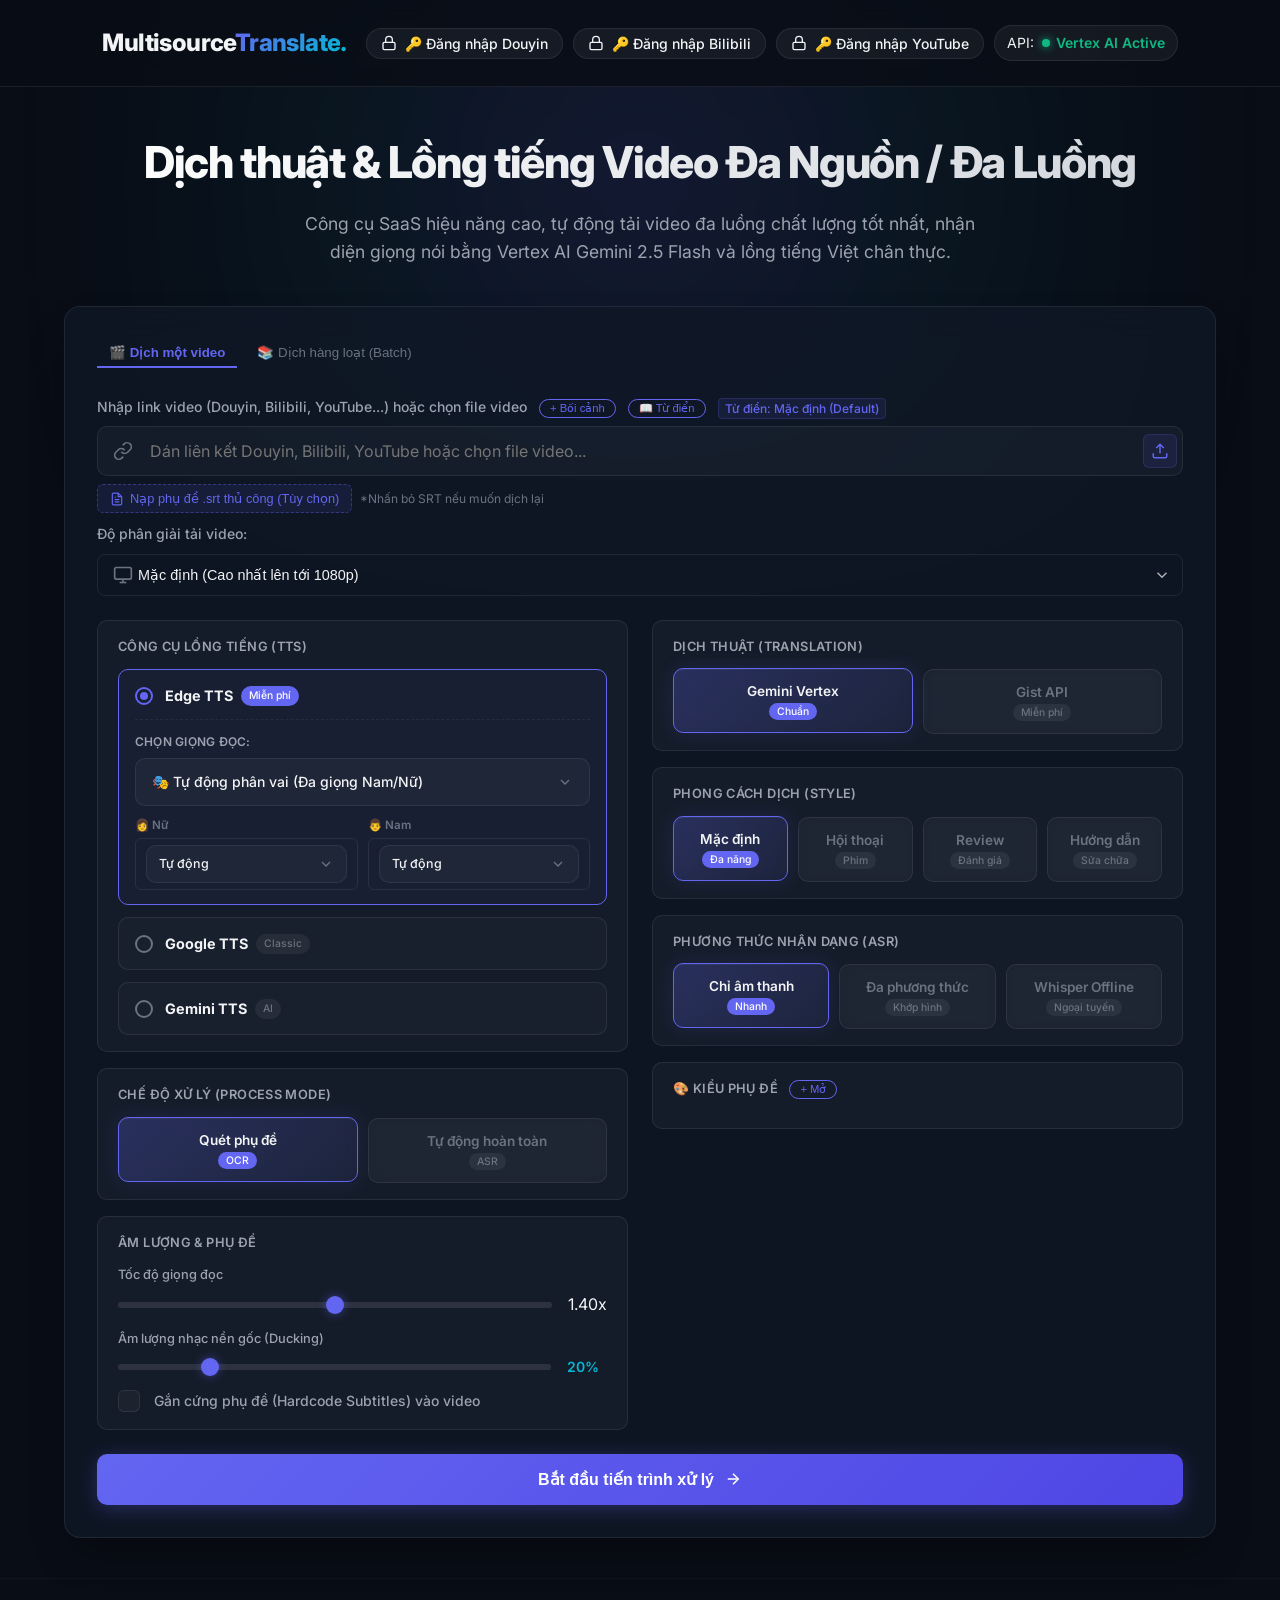
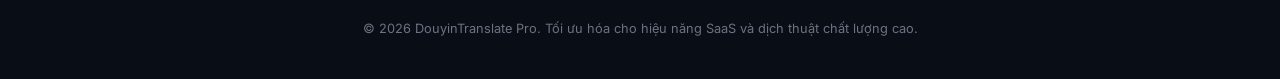
<file: static/index.html>
<!DOCTYPE html>
<html lang="vi">

<head>
    <meta charset="UTF-8">
    <meta name="viewport" content="width=device-width, initial-scale=1.0">
    <title>MultisourceTranslate - SaaS Dịch Thuật Video Đa Nguồn / Đa Luồng Chuyên Nghiệp</title>
    <!-- Google Fonts Inter & JetBrains Mono for Console -->
    <link rel="preconnect" href="https://fonts.googleapis.com">
    <link rel="preconnect" href="https://fonts.gstatic.com" crossorigin>
    <link
        href="https://fonts.googleapis.com/css2?family=Inter:wght@300;400;500;600;700;800&family=JetBrains+Mono:wght@400;500&display=swap"
        rel="stylesheet">
    <link rel="stylesheet" href="style.css?v=1.4">
</head>

<body>
    <div class="glow-bg"></div>

    <header class="app-header">
        <div class="logo">
            <span>Multisource</span><span class="accent-text">Translate</span><span class="dot">.</span>
        </div>
        <nav class="app-nav" style="display: flex; gap: 10px; align-items: center;">
            <button id="btnGetCookieDouyin" class="btn-cookie">
                <svg viewBox="0 0 24 24" fill="none" stroke="currentColor" stroke-width="2" class="cookie-icon"
                    style="width: 16px; height: 16px;">
                    <rect x="3" y="11" width="18" height="11" rx="2" ry="2"></rect>
                    <path d="M7 11V7a5 5 0 0 1 10 0v4"></path>
                </svg>
                <span>🔑 Đăng nhập Douyin</span>
            </button>
            <button id="btnGetCookieBilibili" class="btn-cookie">
                <svg viewBox="0 0 24 24" fill="none" stroke="currentColor" stroke-width="2" class="cookie-icon"
                    style="width: 16px; height: 16px;">
                    <rect x="3" y="11" width="18" height="11" rx="2" ry="2"></rect>
                    <path d="M7 11V7a5 5 0 0 1 10 0v4"></path>
                </svg>
                <span>🔑 Đăng nhập Bilibili</span>
            </button>
            <button id="btnGetCookieYoutube" class="btn-cookie">
                <svg viewBox="0 0 24 24" fill="none" stroke="currentColor" stroke-width="2" class="cookie-icon"
                    style="width: 16px; height: 16px;">
                    <rect x="3" y="11" width="18" height="11" rx="2" ry="2"></rect>
                    <path d="M7 11V7a5 5 0 0 1 10 0v4"></path>
                </svg>
                <span>🔑 Đăng nhập YouTube</span>
            </button>
            <span class="nav-status">API: <span class="api-ok">Vertex AI Active</span></span>
        </nav>
    </header>

    <main class="app-container">
        <!-- Hero Section -->
        <section class="hero-section">
            <h1 class="hero-title">Dịch thuật & Lồng tiếng Video Đa Nguồn / Đa Luồng</h1>
            <p class="hero-subtitle">Công cụ SaaS hiệu năng cao, tự động tải video đa luồng chất lượng tốt nhất, nhận diện
                giọng nói bằng Vertex AI Gemini 2.5 Flash và lồng tiếng Việt chân thực.</p>
        </section>

        <!-- Input and Settings Form -->
        <section class="card form-card">
            <form id="translateForm">
                <!-- Mode Selector Tabs -->
                <div class="mode-selector-tabs" style="display: flex; gap: 8px; margin-bottom: 16px; border-bottom: 1px solid var(--border); padding-bottom: 12px;">
                    <button type="button" id="tabModeSingle" class="tab-btn active" style="background: none; border: none; color: var(--accent); font-weight: 600; padding: 6px 12px; border-bottom: 2px solid var(--accent); cursor: pointer;">🎬 Dịch một video</button>
                    <button type="button" id="tabModeBatch" class="tab-btn" style="background: none; border: none; color: var(--text-muted); font-weight: 500; padding: 6px 12px; border-bottom: 2px solid transparent; cursor: pointer;">📚 Dịch hàng loạt (Batch)</button>
                </div>
                <!-- Top: URL + Context (Full Width) -->
                <div class="url-input-container">
                    <div class="input-group" style="margin-bottom: 0;">
                        <label for="videoUrl" class="input-label" id="urlInputLabel">
                            Nhập link video (Douyin, Bilibili, YouTube...) hoặc chọn file video
                            <button type="button" id="btnToggleContext" class="btn-mini-toggle"
                                title="Thêm bối cảnh để AI dịch chuẩn hơn">+ Bối cảnh</button>
                            <button type="button" id="btnOpenGlossaryModal" class="btn-mini-toggle" style="margin-left: 8px;"
                                title="Chỉnh sửa từ điển dịch thuật (Glossary)">📖 Từ điển</button>
                            <span id="activeGlossaryBadge" class="active-glossary-badge" style="margin-left: 8px; font-size: 0.75rem; color: var(--accent); background: rgba(99, 102, 241, 0.1); padding: 2px 6px; border-radius: 4px; border: 1px solid rgba(99, 102, 241, 0.2); vertical-align: middle;">Từ điển: Mặc định</span>
                        </label>
                        <div class="input-wrapper" id="mainInputWrapper">
                            <svg class="input-icon" viewBox="0 0 24 24" fill="none" stroke="currentColor"
                                stroke-width="2">
                                <path d="M10 13a5 5 0 0 0 7.54.54l3-3a5 5 0 0 0-7.07-7.07l-1.72 1.71"></path>
                                <path d="M14 11a5 5 0 0 0-7.54-.54l-3 3a5 5 0 0 0 7.07 7.07l1.71-1.71"></path>
                            </svg>
                            <input type="text" id="videoUrl" placeholder="Dán liên kết Douyin, Bilibili, YouTube hoặc chọn file video..."
                                required>
                            <textarea id="videoUrls" class="hidden" placeholder="Dán danh sách liên kết video (mỗi liên kết một dòng)...&#10;Ví dụ:&#10;https://www.youtube.com/watch?v=123&#10;https://www.bilibili.com/video/BV456" rows="4" style="width: 100%; background: var(--bg-card); color: var(--text); border: 1px solid var(--border); border-radius: 8px; padding: 12px 12px 12px 42px; font-family: monospace; font-size: 0.9rem; resize: vertical; box-sizing: border-box; outline: none; transition: border-color 0.2s; display: none;"></textarea>
                            <button type="button" id="btnImportFile" class="btn-import-file"
                                title="Chọn file video từ máy tính">
                                <svg viewBox="0 0 24 24" fill="none" stroke="currentColor" stroke-width="2"
                                    style="width:18px;height:18px;">
                                    <path d="M21 15v4a2 2 0 0 1-2 2H5a2 2 0 0 1-2-2v-4"></path>
                                    <polyline points="17 8 12 3 7 8"></polyline>
                                    <line x1="12" y1="3" x2="12" y2="15"></line>
                                </svg>
                            </button>
                            <input type="file" id="videoFileInput"
                                accept="video/mp4,video/quicktime,video/x-msvideo,video/x-matroska,video/webm,video/x-flv,video/x-ms-wmv"
                                multiple hidden>
                        </div>
                        <div id="fileSelectedBadge" class="file-selected-badge hidden">
                            <span class="file-badge-name" id="selectedFileName"></span>
                            <button type="button" class="file-badge-remove" id="fileRemoveBtn"
                                title="Xoá file">&times;</button>
                        </div>
                        <!-- Badge file phụ đề SRT được nạp/phát hiện -->
                        <div id="srtSelectedBadge" class="file-selected-badge hidden" style="background: rgba(16, 185, 129, 0.1); border: 2px solid rgba(16, 185, 129, 0.4); color: #10B981; margin-top: 6px; display: inline-flex; align-items: center; justify-content: space-between; border-radius: 8px; padding: 6px 12px; font-size: 0.85rem; width: fit-content; max-width: 100%; gap: 8px;">
                            <span class="file-badge-name" id="selectedSrtName" style="max-width: 250px; overflow: hidden; text-overflow: ellipsis; white-space: nowrap; font-weight: 500;"></span>
                            <button type="button" class="file-badge-remove" id="srtRemoveBtn" title="Bỏ file SRT" style="background: none; border: none; color: inherit; font-size: 1.2rem; line-height: 1; cursor: pointer; padding: 0 4px; font-weight: bold;">&times;</button>
                        </div>
                        <!-- Nút nạp SRT thủ công -->
                        <div id="srtUploadContainer" style="margin-top: 8px; display: flex; gap: 8px; align-items: center;">
                            <button type="button" id="btnSelectSrtManual" style="padding: 6px 12px; font-size: 0.8rem; background: rgba(99, 102, 241, 0.1); border: 1px dashed rgba(99, 102, 241, 0.4); border-radius: 6px; color: var(--accent); cursor: pointer; display: flex; align-items: center; gap: 6px;" title="Chọn file phụ đề dịch sẵn .srt">
                                <svg viewBox="0 0 24 24" fill="none" stroke="currentColor" stroke-width="2" style="width:14px;height:14px;">
                                    <path d="M14 2H6a2 2 0 0 0-2 2v16a2 2 0 0 0 2 2h12a2 2 0 0 0 2-2V8z"></path>
                                    <polyline points="14 2 14 8 20 8"></polyline>
                                    <line x1="16" y1="13" x2="8" y2="13"></line>
                                    <line x1="16" y1="17" x2="8" y2="17"></line>
                                    <polyline points="10 9 9 9 8 9"></polyline>
                                </svg>
                                Nạp phụ đề .srt thủ công (Tùy chọn)
                            </button>
                            <input type="file" id="srtFileInput" accept=".srt" hidden>
                            <span style="font-size: 0.75rem; color: var(--text-muted);">*Nhấn bỏ SRT nếu muốn dịch lại</span>
                        </div>
                    </div>
                    <div class="input-group" id="contextGroup" style="display:none; margin-top: 8px;">
                        <div class="input-wrapper">
                            <svg class="input-icon" viewBox="0 0 24 24" fill="none" stroke="currentColor"
                                stroke-width="2">
                                <path d="M4 19.5A2.5 2.5 0 0 1 6.5 17H20"></path>
                                <path d="M6.5 2H20v20H6.5A2.5 2.5 0 0 1 4 19.5v-15A2.5 2.5 0 0 1 6.5 2z"></path>
                            </svg>
                            <input type="text" id="videoContext"
                                placeholder="vd: Phim Tây Du Ký có Natra (Ngao Quảng), Tôn Ngộ Không...">
                        </div>
                    </div>
                    <div class="input-group" id="resolutionGroup" style="margin-top: 10px;">
                        <label for="videoResolution" class="input-label">
                            Độ phân giải tải video:
                            <span id="resolutionScanStatus" style="margin-left: 8px; font-size: 0.75rem; color: var(--accent); display: none;">🔄 Đang quét độ phân giải...</span>
                        </label>
                        <div class="input-wrapper">
                            <svg class="input-icon" viewBox="0 0 24 24" fill="none" stroke="currentColor" stroke-width="2">
                                <rect x="2" y="3" width="20" height="14" rx="2" ry="2"></rect>
                                <line x1="8" y1="21" x2="16" y2="21"></line>
                                <line x1="12" y1="17" x2="12" y2="21"></line>
                            </svg>
                            <select id="videoResolution" style="width: 100%; height: 42px; padding: 0 12px 0 40px; background-color: var(--card-bg-light); border: 1px solid var(--border-color); border-radius: 8px; color: var(--text-color); outline: none; font-size: 0.9rem; appearance: none; cursor: pointer;">
                                <option value="1080" selected>Mặc định (Cao nhất lên tới 1080p)</option>
                                <option value="720">720p</option>
                                <option value="best">Không giới hạn (Gốc / 2K / 4K nếu có)</option>
                            </select>
                            <svg viewBox="0 0 24 24" fill="none" stroke="currentColor" stroke-width="2" style="position: absolute; right: 12px; top: 12px; width: 18px; height: 18px; pointer-events: none; opacity: 0.7;">
                                <polyline points="6 9 12 15 18 9"></polyline>
                            </svg>
                        </div>
                    </div>
                </div>

                <!-- Middle: Balanced 2-Column Settings Grid -->
                <div class="settings-grid-layout">
                    <!-- Column 1: Voice & Media Settings -->
                    <div class="settings-column">
                        <div class="setting-panel">
                            <label class="setting-label">Công cụ lồng tiếng (TTS)</label>
                            <div class="tts-selection-container">
                                <!-- Edge TTS Option -->
                                <div class="tts-option-card active" data-tts="edge">
                                    <div class="tts-option-header">
                                        <div class="tts-radio-circle"></div>
                                        <div class="tts-option-info">
                                            <span class="tts-name">Edge TTS</span>
                                            <span class="tts-badge">Miễn phí</span>
                                        </div>
                                    </div>
                                    <div class="tts-voice-dropdown-wrapper">
                                        <label class="voice-mini-label">Chọn giọng đọc:</label>
                                        <div class="custom-select" id="edgeVoiceSelect">
                                            <div class="custom-select-trigger" id="edgeVoiceTrigger">
                                                <span id="edgeVoiceSelectedText">Tự động phân vai (Đa giọng)</span>
                                                <svg class="chevron-icon" viewBox="0 0 24 24" fill="none"
                                                    stroke="currentColor" stroke-width="2">
                                                    <polyline points="6 9 12 15 18 9"></polyline>
                                                </svg>
                                            </div>
                                            <div class="custom-options-container" id="edgeVoiceOptions">
                                                <!-- Dynamic options populated via JS -->
                                            </div>
                                        </div>
                                        <!-- Gender-specific voice pickers (shown when Auto mode) -->
                                        <div class="gender-voice-row" id="edgeGenderVoices" style="display:none;">
                                            <div class="gender-voice-item">
                                                <label class="gender-voice-label">👩 Nữ</label>
                                                <div class="custom-select mini-select" id="edgeFemaleSelect">
                                                    <div class="custom-select-trigger" id="edgeFemaleTrigger">
                                                        <span id="edgeFemaleSelectedText">Tự động</span>
                                                        <svg class="chevron-icon" viewBox="0 0 24 24" fill="none"
                                                            stroke="currentColor" stroke-width="2">
                                                            <polyline points="6 9 12 15 18 9"></polyline>
                                                        </svg>
                                                    </div>
                                                    <div class="custom-options-container" id="edgeFemaleOptions"></div>
                                                </div>
                                            </div>
                                            <div class="gender-voice-item">
                                                <label class="gender-voice-label">👨 Nam</label>
                                                <div class="custom-select mini-select" id="edgeMaleSelect">
                                                    <div class="custom-select-trigger" id="edgeMaleTrigger">
                                                        <span id="edgeMaleSelectedText">Tự động</span>
                                                        <svg class="chevron-icon" viewBox="0 0 24 24" fill="none"
                                                            stroke="currentColor" stroke-width="2">
                                                            <polyline points="6 9 12 15 18 9"></polyline>
                                                        </svg>
                                                    </div>
                                                    <div class="custom-options-container" id="edgeMaleOptions"></div>
                                                </div>
                                            </div>
                                        </div>
                                    </div>
                                </div>

                                <!-- Google TTS Option -->
                                <div class="tts-option-card" data-tts="google">
                                    <div class="tts-option-header">
                                        <div class="tts-radio-circle"></div>
                                        <div class="tts-option-info">
                                            <span class="tts-name">Google TTS</span>
                                            <span class="tts-badge">Classic</span>
                                        </div>
                                    </div>
                                    <div class="tts-voice-dropdown-wrapper">
                                        <label class="voice-mini-label">Chọn giọng đọc:</label>
                                        <div class="custom-select" id="googleVoiceSelect">
                                            <div class="custom-select-trigger" id="googleVoiceTrigger">
                                                <span id="googleVoiceSelectedText">Tự động phân vai (Đa giọng)</span>
                                                <svg class="chevron-icon" viewBox="0 0 24 24" fill="none"
                                                    stroke="currentColor" stroke-width="2">
                                                    <polyline points="6 9 12 15 18 9"></polyline>
                                                </svg>
                                            </div>
                                            <div class="custom-options-container" id="googleVoiceOptions">
                                                <!-- Dynamic options populated via JS -->
                                            </div>
                                        </div>
                                        <!-- Gender-specific voice pickers (shown when Auto mode) -->
                                        <div class="gender-voice-row" id="googleGenderVoices" style="display:none;">
                                            <div class="gender-voice-item">
                                                <label class="gender-voice-label">👩 Nữ</label>
                                                <div class="custom-select mini-select" id="googleFemaleSelect">
                                                    <div class="custom-select-trigger" id="googleFemaleTrigger">
                                                        <span id="googleFemaleSelectedText">Tự động</span>
                                                        <svg class="chevron-icon" viewBox="0 0 24 24" fill="none"
                                                            stroke="currentColor" stroke-width="2">
                                                            <polyline points="6 9 12 15 18 9"></polyline>
                                                        </svg>
                                                    </div>
                                                    <div class="custom-options-container" id="googleFemaleOptions">
                                                    </div>
                                                </div>
                                            </div>
                                            <div class="gender-voice-item">
                                                <label class="gender-voice-label">👨 Nam</label>
                                                <div class="custom-select mini-select" id="googleMaleSelect">
                                                    <div class="custom-select-trigger" id="googleMaleTrigger">
                                                        <span id="googleMaleSelectedText">Tự động</span>
                                                        <svg class="chevron-icon" viewBox="0 0 24 24" fill="none"
                                                            stroke="currentColor" stroke-width="2">
                                                            <polyline points="6 9 12 15 18 9"></polyline>
                                                        </svg>
                                                    </div>
                                                    <div class="custom-options-container" id="googleMaleOptions"></div>
                                                </div>
                                            </div>
                                        </div>
                                    </div>
                                </div>

                                <!-- Gemini TTS Option -->
                                <div class="tts-option-card" data-tts="gemini">
                                    <div class="tts-option-header">
                                        <div class="tts-radio-circle"></div>
                                        <div class="tts-option-info">
                                            <span class="tts-name">Gemini TTS</span>
                                            <span class="tts-badge">AI</span>
                                        </div>
                                    </div>
                                    <div class="tts-voice-dropdown-wrapper">
                                        <label class="voice-mini-label">Chọn giọng đọc:</label>
                                        <div class="custom-select" id="geminiVoiceSelect">
                                            <div class="custom-select-trigger" id="geminiVoiceTrigger">
                                                <span id="geminiVoiceSelectedText">Tự động phân vai (30 giọng)</span>
                                                <svg class="chevron-icon" viewBox="0 0 24 24" fill="none"
                                                    stroke="currentColor" stroke-width="2">
                                                    <polyline points="6 9 12 15 18 9"></polyline>
                                                </svg>
                                            </div>
                                            <div class="custom-options-container" id="geminiVoiceOptions">
                                                <!-- Dynamic options populated via JS -->
                                            </div>
                                        </div>
                                        <!-- Gender-specific voice pickers (shown when Auto mode) -->
                                        <div class="gender-voice-row" id="geminiGenderVoices" style="display:none;">
                                            <div class="gender-voice-item">
                                                <label class="gender-voice-label">👩 Nữ</label>
                                                <div class="custom-select mini-select" id="geminiFemaleSelect">
                                                    <div class="custom-select-trigger" id="geminiFemaleTrigger">
                                                        <span id="geminiFemaleSelectedText">Tự động</span>
                                                        <svg class="chevron-icon" viewBox="0 0 24 24" fill="none"
                                                            stroke="currentColor" stroke-width="2">
                                                            <polyline points="6 9 12 15 18 9"></polyline>
                                                        </svg>
                                                    </div>
                                                    <div class="custom-options-container" id="geminiFemaleOptions">
                                                    </div>
                                                </div>
                                            </div>
                                            <div class="gender-voice-item">
                                                <label class="gender-voice-label">👨 Nam</label>
                                                <div class="custom-select mini-select" id="geminiMaleSelect">
                                                    <div class="custom-select-trigger" id="geminiMaleTrigger">
                                                        <span id="geminiMaleSelectedText">Tự động</span>
                                                        <svg class="chevron-icon" viewBox="0 0 24 24" fill="none"
                                                            stroke="currentColor" stroke-width="2">
                                                            <polyline points="6 9 12 15 18 9"></polyline>
                                                        </svg>
                                                    </div>
                                                    <div class="custom-options-container" id="geminiMaleOptions"></div>
                                                </div>
                                            </div>
                                        </div>
                                    </div>
                                </div>
                            </div>
                        </div>

                        <div class="setting-panel">
                            <label class="setting-label">Chế độ xử lý (Process Mode)</label>
                            <div class="tts-toggle-group">
                                <button type="button" class="process-toggle-btn tts-toggle-btn active"
                                    data-process="ocr">
                                    <span class="tts-name">Quét phụ đề</span>
                                    <span class="tts-badge">OCR</span>
                                </button>
                                <button type="button" class="process-toggle-btn tts-toggle-btn" data-process="auto">
                                    <span class="tts-name">Tự động hoàn toàn</span>
                                    <span class="tts-badge">ASR</span>
                                </button>
                            </div>
                        </div>

                        <div class="setting-panel">
                            <label class="setting-label">Âm lượng & Phụ đề</label>
                            <div class="setting-item" style="margin-bottom: 12px;">
                                <label class="setting-sub-label"
                                    style="display: block; font-size: 0.8rem; color: var(--text-secondary); margin-bottom: 6px; font-weight: 500;">Tốc
                                    độ giọng đọc</label>
                                <div class="slider-wrapper">
                                    <input type="range" id="ttsSpeed" min="1.0" max="1.8" step="0.05" value="1.4">
                                    <span id="speedValue">1.40x</span>
                                </div>
                            </div>
                            <div class="setting-item" style="margin-bottom: 12px;">
                                <label class="setting-sub-label"
                                    style="display: block; font-size: 0.8rem; color: var(--text-secondary); margin-bottom: 6px; font-weight: 500;">Âm
                                    lượng nhạc nền gốc (Ducking)</label>
                                <div class="slider-wrapper">
                                    <input type="range" id="bgVolume" min="0" max="1" step="0.05" value="0.20">
                                    <span id="volumeValue">20%</span>
                                </div>
                            </div>
                            <div class="setting-item checkbox-item">
                                <label class="checkbox-container">
                                    <input type="checkbox" id="burnSubtitles">
                                    <span class="checkmark-box"></span>
                                    <span class="checkbox-label">Gắn cứng phụ đề (Hardcode Subtitles) vào video</span>
                                </label>
                            </div>
                        </div>
                    </div>

                    <!-- Column 2: AI Translation & ASR Settings -->
                    <div class="settings-column">
                        <div class="setting-panel">
                            <label class="setting-label">Dịch thuật (Translation)</label>
                            <div class="tts-toggle-group">
                                <button type="button" class="translate-toggle-btn tts-toggle-btn active"
                                    data-translate="gemini">
                                    <span class="tts-name">Gemini Vertex</span>
                                    <span class="tts-badge">Chuẩn</span>
                                </button>
                                <button type="button" class="translate-toggle-btn tts-toggle-btn" data-translate="gist">
                                    <span class="tts-name">Gist API</span>
                                    <span class="tts-badge">Miễn phí</span>
                                </button>
                            </div>
                        </div>

                        <div class="setting-panel">
                            <label class="setting-label">Phong cách dịch (Style)</label>
                            <div class="tts-toggle-group">
                                <button type="button" class="style-toggle-btn tts-toggle-btn active"
                                    data-style="default">
                                    <span class="tts-name">Mặc định</span>
                                    <span class="tts-badge">Đa năng</span>
                                </button>
                                <button type="button" class="style-toggle-btn tts-toggle-btn" data-style="dialogue">
                                    <span class="tts-name">Hội thoại</span>
                                    <span class="tts-badge">Phim</span>
                                </button>
                                <button type="button" class="style-toggle-btn tts-toggle-btn" data-style="review">
                                    <span class="tts-name">Review</span>
                                    <span class="tts-badge">Đánh giá</span>
                                </button>
                                <button type="button" class="style-toggle-btn tts-toggle-btn" data-style="tutorial">
                                    <span class="tts-name">Hướng dẫn</span>
                                    <span class="tts-badge">Sửa chữa</span>
                                </button>
                            </div>

                        </div>

                        <div class="setting-panel">
                            <label class="setting-label">Phương thức nhận dạng (ASR)</label>
                            <div class="tts-toggle-group">
                                <button type="button" class="asr-toggle-btn tts-toggle-btn active" data-asr="audio">
                                    <span class="tts-name">Chỉ âm thanh</span>
                                    <span class="tts-badge">Nhanh</span>
                                </button>
                                <button type="button" class="asr-toggle-btn tts-toggle-btn" data-asr="video">
                                    <span class="tts-name">Đa phương thức</span>
                                    <span class="tts-badge">Khớp hình</span>
                                </button>
                                <button type="button" class="asr-toggle-btn tts-toggle-btn" data-asr="whisper">
                                    <span class="tts-name">Whisper Offline</span>
                                    <span class="tts-badge">Ngoại tuyến</span>
                                </button>
                            </div>
                        </div>

                        <!-- Subtitle Style -->
                        <div class="setting-panel">
                            <label class="setting-label">
                                🎨 Kiểu phụ đề
                                <button type="button" id="btnToggleSubStyle" class="btn-mini-toggle">+ Mở</button>
                            </label>
                            <div id="subStyleCompact" style="display:none;">
                                <!-- Preview box -->
                                <div class="sub-preview-box" id="subPreview">
                                    <div class="sub-preview-controls">
                                        <button type="button" class="aspect-btn active" data-aspect="9:16">📱
                                            9:16</button>
                                        <button type="button" class="aspect-btn" data-aspect="16:9">🖥 16:9</button>
                                    </div>
                                    <div class="sub-preview-area" id="subPreviewArea">
                                        <span class="sub-preview-text" id="subPreviewText">Xin chào các bạn</span>
                                    </div>
                                </div>
                                <!-- Controls -->
                                <div class="sub-row">
                                    <select id="subFont" class="mini-select">
                                        <option value="Montserrat">Montserrat</option>
                                        <option value="Roboto">Roboto</option>
                                        <option value="Inter">Inter</option>
                                        <option value="OpenSans">OpenSans</option>
                                        <option value="Nunito">Nunito</option>
                                        <option value="Quicksand">Quicksand</option>
                                        <option value="Lora">Lora</option>
                                        <option value="Oswald">Oswald</option>
                                        <option value="PlayfairDisplay">Playfair</option>
                                        <option value="BeVietnamPro">BeVietnamPro</option>
                                    </select>
                                    <select id="subFontSize" class="mini-select">
                                        <option value="16">16px</option>
                                        <option value="18">18px</option>
                                        <option value="20" selected>20px</option>
                                        <option value="22">22px</option>
                                        <option value="24">24px</option>
                                        <option value="28">28px</option>
                                        <option value="32">32px</option>
                                    </select>
                                    <select id="subColor" class="mini-select">
                                        <option value="&H00FFFFFF">⬜ Trắng</option>
                                        <option value="&H0000FFFF">🟨 Vàng</option>
                                        <option value="&H0000FF00">🟩 Xanh lá</option>
                                        <option value="&H00FF0000">🟦 Xanh dương</option>
                                        <option value="&H000000FF">🟥 Đỏ</option>
                                        <option value="&H00FF80FF">🩷 Hồng</option>
                                    </select>
                                </div>
                                <div class="sub-row">
                                    <select id="subPosition" class="mini-select">
                                        <option value="2" selected>📍 Dưới Giữa</option>
                                        <option value="1">📍 Dưới Trái</option>
                                        <option value="3">📍 Dưới Phải</option>
                                        <option value="8">📍 Trên Giữa</option>
                                        <option value="5">📍 Giữa Màn</option>
                                    </select>
                                    <select id="subOutline" class="mini-select">
                                        <option value="0">◽ Viền: Không</option>
                                        <option value="1">◾ Viền: Mỏng</option>
                                        <option value="1.5" selected>◾ Viền: Vừa</option>
                                        <option value="2.5">◾ Viền: Dày</option>
                                    </select>
                                    <select id="subBgAlpha" class="mini-select">
                                        <option value="00">Nền: Trong suốt</option>
                                        <option value="40">Nền: Mờ 25%</option>
                                        <option value="80" selected>Nền: Mờ 50%</option>
                                        <option value="C0">Nền: Mờ 75%</option>
                                        <option value="FF">Nền: Đặc</option>
                                    </select>
                                </div>
                            </div>
                        </div>
                    </div>
                </div>

                <!-- Bottom: Submit Button (Full Width, Centered) -->
                <div class="action-container" style="margin-top: 20px;">
                    <button type="submit" id="submitBtn" class="btn-primary">
                        <span>Bắt đầu tiến trình xử lý</span>
                        <svg viewBox="0 0 24 24" fill="none" stroke="currentColor" stroke-width="2" class="arrow-icon">
                            <line x1="5" y1="12" x2="19" y2="12"></line>
                            <polyline points="12 5 19 12 12 19"></polyline>
                        </svg>
                    </button>
                </div>
            </form>
        </section>

        <!-- Batch Processing Card -->
        <section id="batchProcessingCard" class="card hidden" style="margin-top: 24px;">
            <div class="card-header" style="display: flex; justify-content: space-between; align-items: center; border-bottom: 1px solid var(--border); padding-bottom: 12px; margin-bottom: 16px;">
                <h2 class="card-title" style="margin: 0; font-size: 1.15rem; font-weight: 600; display: flex; align-items: center; gap: 8px;">
                    <span>📦 Tiến trình Dịch thuật Hàng loạt (Batch)</span>
                </h2>
                <span id="batchOverallStatus" class="badge badge-running" style="background: rgba(99, 102, 241, 0.1); color: var(--accent); border: 1px solid rgba(99, 102, 241, 0.2); padding: 4px 10px; border-radius: 9999px; font-size: 0.75rem; font-weight: 500;">Đang dịch...</span>
            </div>
            
            <!-- Progress Bar -->
            <div style="margin: 16px 0;">
                <div style="display: flex; justify-content: space-between; font-size: 0.85rem; color: var(--text-muted); margin-bottom: 6px;">
                    <span id="batchProgressText">Tiến độ: 0/0 video</span>
                    <span id="batchPercentText">0%</span>
                </div>
                <div class="progress-bar" style="background: rgba(255,255,255,0.05); height: 8px; border-radius: 4px; overflow: hidden; border: 1px solid var(--border);">
                    <div id="batchProgressBarFill" style="background: var(--accent); width: 0%; height: 100%; transition: width 0.3s; border-radius: 4px;"></div>
                </div>
            </div>

            <!-- Batch Items List -->
            <div id="batchItemsList" style="max-height: 250px; overflow-y: auto; border: 1px solid var(--border); border-radius: 8px; background: rgba(0,0,0,0.15); padding: 10px; margin-bottom: 20px; display: flex; flex-direction: column; gap: 8px;">
                <!-- Dynamically populated batch items -->
            </div>

            <!-- Active Video Logs -->
            <div class="card-header" style="padding-top: 10px; border-top: 1px solid var(--border); margin-top: 15px;">
                <h3 class="card-title" style="font-size: 0.95rem; margin: 0; color: var(--text); font-weight: 500;">📺 Nhật ký xử lý của video hiện tại:</h3>
            </div>
            <div class="terminal" style="margin-top: 8px; border-radius: 8px; border: 1px solid var(--border); overflow: hidden;">
                <div class="terminal-header" style="background: #1e293b; padding: 8px 12px; display: flex; align-items: center; gap: 6px; border-bottom: 1px solid var(--border);">
                    <span class="terminal-dot red" style="width: 10px; height: 10px; border-radius: 50%; background: #ef4444; display: inline-block;"></span>
                    <span class="terminal-dot yellow" style="width: 10px; height: 10px; border-radius: 50%; background: #f59e0b; display: inline-block;"></span>
                    <span class="terminal-dot green" style="width: 10px; height: 10px; border-radius: 50%; background: #10b981; display: inline-block;"></span>
                    <span class="terminal-title" style="margin-left: 6px; font-family: monospace; font-size: 0.75rem; color: var(--text-muted); font-weight: 600;">LIVE LOG STREAM</span>
                </div>
                <div class="terminal-body" id="batchTerminalBody" style="height: 200px; overflow-y: auto; font-family: 'Courier New', Courier, monospace; font-size: 0.82rem; line-height: 1.4; color: #34d399; padding: 12px; background: #0f172a; white-space: pre-wrap; margin: 0;">
                    Chờ nhận nhật ký hệ thống...
                </div>
            </div>
        </section>

        <!-- Processing Status Panel -->
        <section id="processingCard" class="card status-card hidden">
            <div class="status-header">
                <h2 class="status-title">Trạng thái xử lý</h2>
                <div class="running-indicator">
                    <span class="pulse-dot"></span>
                    <span id="currentSubStep">Đang chuẩn bị khởi tạo tiến trình...</span>
                </div>
            </div>

            <!-- Steps Progress Bar -->
            <div class="steps-progress-container">
                <div class="progress-line-bg">
                    <div id="progressLineFill" class="progress-line-fill" style="width: 0%;"></div>
                </div>
                <div class="steps-row">
                    <div class="step-node" data-step="1">
                        <div class="step-circle">1</div>
                        <span class="step-name">Tải Video</span>
                    </div>
                    <div class="step-node" data-step="2">
                        <div class="step-circle">2</div>
                        <span class="step-name">Tách Âm</span>
                    </div>
                    <div class="step-node" data-step="3">
                        <div class="step-circle">3</div>
                        <span class="step-name">ASR</span>
                    </div>
                    <div class="step-node" data-step="4">
                        <div class="step-circle">4</div>
                        <span class="step-name">Dịch thuật</span>
                    </div>
                    <div class="step-node" data-step="5">
                        <div class="step-circle">5</div>
                        <span class="step-name">Nhận diện giọng</span>
                    </div>
                    <div class="step-node" data-step="6">
                        <div class="step-circle">6</div>
                        <span class="step-name">TTS AI</span>
                    </div>
                    <div class="step-node" data-step="7">
                        <div class="step-circle">7</div>
                        <span class="step-name">Lồng nhạc</span>
                    </div>
                    <div class="step-node" data-step="8">
                        <div class="step-circle">8</div>
                        <span class="step-name">Xuất bản</span>
                    </div>
                </div>
            </div>

            <!-- Live Terminal Output -->
            <div class="terminal-container">
                <div class="terminal-header">
                    <span class="terminal-dot red"></span>
                    <span class="terminal-dot yellow"></span>
                    <span class="terminal-dot green"></span>
                    <span class="terminal-title">System Console Output</span>
                </div>
                <div id="terminalBody" class="terminal-body">
                    <div class="log-line text-muted">[00:00:00] WAITING - Chờ gửi yêu cầu xử lý từ phía người dùng...
                    </div>
                </div>
            </div>
        </section>

        <!-- OCR Crop Selector Panel -->
        <section id="ocrSelectionCard" class="card ocr-card hidden">
            <h2 class="card-title">Chọn vùng quét phụ đề chữ (OCR)</h2>
            <p class="card-subtitle" style="margin-bottom: 20px; color: var(--text-secondary);">Hãy kéo thả hoặc điều
                chỉnh thanh dải màu sáng đè lên khu vực phụ đề chữ chạy của video gốc bên dưới để bắt đầu quét OCR chữ
                cứng.</p>

            <div class="ocr-workspace">
                <div class="ocr-video-container" id="ocrVideoContainer">
                    <video id="ocrVideoPlayer" class="video-player" muted playsinline></video>
                    <!-- Drag crop overlay -->
                    <div class="ocr-crop-overlay" id="ocrCropOverlay">
                        <div class="ocr-crop-box" id="ocrCropBox">
                            <div class="ocr-resize-handle top" id="handleTop"></div>
                            <div class="ocr-resize-handle bottom" id="handleBottom"></div>
                            <div class="ocr-resize-handle left" id="handleLeft"></div>
                            <div class="ocr-resize-handle right" id="handleRight"></div>
                        </div>
                        <!-- CapCut alignment guides -->
                        <div class="ocr-guide-line vertical" id="ocrGuideVertical"></div>
                        <div class="ocr-guide-line horizontal" id="ocrGuideHorizontal"></div>
                    </div>
                </div>
            </div>

            <!-- Custom timeline scrub bar to easily browse through the entire video subtitles -->
            <div class="ocr-timeline-container">
                <div
                    style="display: flex; align-items: center; gap: 16px; justify-content: space-between; width: 100%;">
                    <button type="button" id="btnOcrPlayPause" class="btn-download secondary"
                        style="padding: 8px 18px; margin: 0; min-width: 120px;">
                        <span>Phát video</span>
                    </button>
                    <span id="ocrTimeCurrent"
                        style="font-family: 'JetBrains Mono', monospace; font-size: 0.8rem; color: var(--text-secondary); min-width: 40px; text-align: right;">0:00</span>
                    <input type="range" id="ocrTimelineSlider" min="0" max="100" value="0"
                        style="flex-grow: 1; cursor: pointer; margin: 0 8px;">
                    <span id="ocrTimeDuration"
                        style="font-family: 'JetBrains Mono', monospace; font-size: 0.8rem; color: var(--text-secondary); min-width: 40px;">0:00</span>
                </div>
            </div>

            <div class="ocr-actions" style="margin-top: 24px; display: flex; gap: 16px; justify-content: center;">
                <button type="button" id="btnStartOcr" class="btn-primary" style="margin: 0;">
                    <span>Bắt đầu quét OCR phụ đề</span>
                </button>
                <button type="button" id="btnSkipOcr" class="btn-download secondary"
                    style="margin: 0; padding: 12px 24px;">
                    <span>Bỏ qua, dịch thường (ASR)</span>
                </button>
            </div>
        </section>

        <!-- Final Results & Downloads -->
        <section id="resultsCard" class="card results-card hidden">
            <h2 class="card-title">Kết quả dịch thuật</h2>
            <div class="results-grid">
                <div class="video-preview-wrapper">
                    <h3>Video gốc</h3>
                    <video id="originalVideoPlayer" controls class="video-player"></video>
                </div>
                <div class="video-preview-wrapper">
                    <h3>Video Việt hóa</h3>
                    <video id="translatedVideoPlayer" controls class="video-player"></video>
                </div>
            </div>

            <div class="downloads-section">
                <h3>Tải xuống tài nguyên</h3>
                <div class="download-buttons-group">
                    <a id="downloadVideoBtn" href="#" class="btn-download" download>
                        <svg viewBox="0 0 24 24" fill="none" stroke="currentColor" stroke-width="2">
                            <path d="M21 15v4a2 2 0 0 1-2 2H5a2 2 0 0 1-2-2v-4"></path>
                            <polyline points="7 10 12 15 17 10"></polyline>
                            <line x1="12" y1="15" x2="12" y2="3"></line>
                        </svg>
                        <span>Tải Video việt hóa (MP4)</span>
                    </a>
                    <a id="downloadSrtBtn" href="#" class="btn-download secondary" download>
                        <svg viewBox="0 0 24 24" fill="none" stroke="currentColor" stroke-width="2">
                            <path d="M14 2H6a2 2 0 0 0-2 2v16a2 2 0 0 0 2 2h12a2 2 0 0 0 2-2V8z"></path>
                            <polyline points="14 2 14 8 20 8"></polyline>
                            <line x1="16" y1="13" x2="8" y2="13"></line>
                            <line x1="16" y1="17" x2="8" y2="17"></line>
                            <polyline points="10 9 9 9 8 9"></polyline>
                        </svg>
                        <span>Tải phụ đề (SRT)</span>
                    </a>
                    <a id="downloadAudioBtn" href="#" class="btn-download secondary" download>
                        <svg viewBox="0 0 24 24" fill="none" stroke="currentColor" stroke-width="2">
                            <path d="M9 18V5l12-2v13"></path>
                            <circle cx="6" cy="18" r="3"></circle>
                            <circle cx="18" cy="16" r="3"></circle>
                        </svg>
                        <span>Tải nhạc nền & thoại (MP3)</span>
                    </a>
                </div>
            </div>
        </section>
    </main>

    <footer class="app-footer">
        <p>&copy; 2026 DouyinTranslate Pro. Tối ưu hóa cho hiệu năng SaaS và dịch thuật chất lượng cao.</p>
    </footer>

    <!-- Subtitle Review Modal (Popup) -->
    <div id="subtitleReviewModal" class="subtitle-review-modal hidden">
        <div class="subtitle-review-overlay"></div>
        <div class="subtitle-review-content">
            <div class="subtitle-review-header">
                <h2>Kiểm tra phụ đề trước khi lồng tiếng</h2>
                <div class="subtitle-countdown-container" id="reviewCountdownContainer">
                    <span id="subtitleCountdownText">Tự động tiếp tục sau: 30s</span>
                </div>
            </div>
            
            <div class="subtitle-review-body">
                <!-- Left: Video Preview -->
                <div class="subtitle-video-preview">
                    <video id="reviewVideoPlayer" class="review-video" controls muted playsinline></video>
                </div>
                
                <!-- Right: SRT Editor -->
                <div class="subtitle-editor-container">
                    <div class="subtitle-editor-header">
                        <span class="col-time">Thời gian (giây)</span>
                        <span class="col-text">Phụ đề dịch Việt</span>
                        <span class="col-speaker" style="width: 115px; flex-shrink: 0; text-align: left; padding-left: 8px; font-size: 0.75rem; font-weight: 600; color: var(--text-muted);">Vai giọng</span>
                    </div>
                    <div id="subtitleList" class="subtitle-list">
                        <!-- Dynamic items populated via JS -->
                    </div>
                </div>
            </div>
            
            <div class="subtitle-review-footer">
                <button type="button" id="btnEditSubtitles" class="btn-review edit">
                    <span>⏸ Chỉnh sửa</span>
                </button>
                <button type="button" id="btnContinueTTS" class="btn-review continue">
                    <span>▶ Tiếp tục lồng tiếng</span>
                </button>
            </div>
        </div>
    </div>

    <!-- Glossary Editor Modal (Popup) -->
    <div id="glossaryModal" class="subtitle-review-modal hidden">
        <div class="subtitle-review-overlay" id="glossaryOverlay"></div>
        <div class="subtitle-review-content" style="max-width: 600px; height: 75vh;">
            <div class="subtitle-review-header">
                <h2>📖 Quản lý Từ điển dịch thuật (Glossary)</h2>
            </div>
            
            <div class="subtitle-review-body" style="flex-direction: column; gap: 16px; padding: 20px;">
                <div style="display: flex; flex-direction: column; gap: 8px;">
                    <label class="input-label" for="glossaryStyleSelect">Chọn Từ điển cho Phong cách:</label>
                    <select id="glossaryStyleSelect" class="sub-time-input" style="width: 100%; height: 38px; background: rgba(0,0,0,0.4); border: 1px solid var(--border-color); color: #fff; border-radius: 6px; padding: 0 10px;">
                        <option value="tutorial">💡 Phong cách Hướng dẫn (Tutorial)</option>
                        <option value="dialogue">🎬 Phong cách Phim ảnh (Dialogue)</option>
                        <option value="review">🎙️ Phong cách Review / Vlog (Review)</option>
                        <option value="default">🌐 Phong cách Mặc định (Default)</option>
                        <option value="general">🌍 Từ điển Dùng chung (General)</option>
                    </select>
                </div>
                
                <div style="display: flex; flex-direction: column; gap: 8px; flex-grow: 1; min-height: 200px;">
                    <label class="input-label" for="glossaryTextarea">Nội dung Từ điển (Cú pháp: TiếngAnh = TiếngViệt):</label>
                    <textarea id="glossaryTextarea" style="width: 100%; height: 100%; background: rgba(0,0,0,0.4); border: 1px solid var(--border-color); color: #fff; border-radius: 6px; padding: 12px; font-family: 'JetBrains Mono', monospace; font-size: 0.85rem; resize: none;"></textarea>
                </div>
            </div>
            
            <div class="subtitle-review-footer">
                <button type="button" id="btnCloseGlossary" class="btn-review edit">
                    <span>Huỷ bỏ</span>
                </button>
                <button type="button" id="btnSaveGlossary" class="btn-review continue">
                    <span>Lưu Từ điển</span>
                </button>
            </div>
        </div>
    </div>

    <script src="app.js?v=1.8"></script>
</body>

</html>
</file>
<file: static/style.css>
/* Root Variables for Color Palette & Design Tokens */
:root {
    --bg-dark: #090d16;
    --card-bg: rgba(17, 24, 39, 0.75);
    --border-color: rgba(255, 255, 255, 0.08);
    --text-primary: #f3f4f6;
    --text-secondary: #9ca3af;
    --text-muted: #6b7280;

    --accent: #6366f1;
    /* Indigo */
    --accent-hover: #4f46e5;
    --success: #10b981;
    /* Emerald Green */
    --info: #06b6d4;
    /* Cyan */
    --error: #ef4444;
    /* Soft Red */
    --warning: #f59e0b;
    /* Amber */

    --font-sans: 'Inter', system-ui, -apple-system, sans-serif;
    --font-mono: 'JetBrains Mono', monospace;
    --radius-lg: 16px;
    --radius-md: 10px;
    --transition: all 0.3s cubic-bezier(0.4, 0, 0.2, 1);
}

/* Reset and Base Styles */
* {
    margin: 0;
    padding: 0;
    box-sizing: border-box;
}

body {
    background-color: var(--bg-dark);
    color: var(--text-primary);
    font-family: var(--font-sans);
    line-height: 1.6;
    overflow-x: hidden;
    min-height: 100vh;
}

/* Glowing Ambient Backgrounds */
.glow-bg {
    position: fixed;
    top: -20%;
    left: 50%;
    transform: translateX(-50%);
    width: 80vw;
    height: 80vh;
    background: radial-gradient(circle, rgba(99, 102, 241, 0.15) 0%, rgba(6, 182, 212, 0.05) 50%, rgba(0, 0, 0, 0) 100%);
    z-index: -1;
    pointer-events: none;
    filter: blur(80px);
}

/* Header */
.app-header {
    display: flex;
    justify-content: space-between;
    align-items: center;
    padding: 24px 8%;
    border-bottom: 1px solid var(--border-color);
    background: rgba(9, 13, 22, 0.8);
    backdrop-filter: blur(12px);
    position: sticky;
    top: 0;
    z-index: 100;
}

.logo {
    font-size: 1.5rem;
    font-weight: 800;
    letter-spacing: -0.025em;
}

.logo .accent-text {
    background: linear-gradient(135deg, var(--accent), var(--info));
    -webkit-background-clip: text;
    -webkit-text-fill-color: transparent;
}

.logo .dot {
    color: var(--info);
}

.app-nav {
    display: flex;
    align-items: center;
    gap: 12px;
}

.btn-cookie {
    font-size: 0.875rem;
    background: rgba(255, 255, 255, 0.05);
    color: var(--text-primary);
    padding: 6px 14px;
    border-radius: 20px;
    border: 1px solid var(--border-color);
    display: flex;
    align-items: center;
    gap: 8px;
    cursor: pointer;
    font-family: var(--font-sans);
    font-weight: 500;
    transition: var(--transition);
}

.btn-cookie:hover:not(:disabled) {
    background: rgba(99, 102, 241, 0.15);
    border-color: var(--accent);
    box-shadow: 0 0 12px rgba(99, 102, 241, 0.25);
    transform: translateY(-1px);
}

.btn-cookie:active:not(:disabled) {
    transform: translateY(0);
}

.btn-cookie:disabled {
    opacity: 0.6;
    cursor: not-allowed;
}

.btn-cookie .cookie-icon {
    transition: var(--transition);
}

.btn-cookie:hover:not(:disabled) .cookie-icon {
    color: var(--info);
}

.nav-status {
    font-size: 0.875rem;
    background: rgba(255, 255, 255, 0.05);
    padding: 6px 12px;
    border-radius: 20px;
    border: 1px solid var(--border-color);
    display: flex;
    align-items: center;
    gap: 8px;
}

.api-ok {
    color: var(--success);
    font-weight: 600;
    display: flex;
    align-items: center;
    gap: 6px;
}

.api-ok::before {
    content: '';
    display: inline-block;
    width: 8px;
    height: 8px;
    background-color: var(--success);
    border-radius: 50%;
    box-shadow: 0 0 8px var(--success);
}

/* Main Container Layout */
.app-container {
    max-width: 1200px;
    margin: 40px auto;
    padding: 0 24px;
    display: flex;
    flex-direction: column;
    gap: 32px;
}

/* Hero Section */
.hero-section {
    text-align: center;
    margin-bottom: 8px;
}

.hero-title {
    font-size: 2.75rem;
    font-weight: 800;
    letter-spacing: -0.03em;
    margin-bottom: 12px;
    background: linear-gradient(to right, #ffffff, #d1d5db);
    -webkit-background-clip: text;
    -webkit-text-fill-color: transparent;
}

.hero-subtitle {
    font-size: 1.1rem;
    color: var(--text-secondary);
    max-width: 680px;
    margin: 0 auto;
    font-weight: 400;
}

/* Premium Card Styles (Glassmorphism) */
.card {
    background: var(--card-bg);
    border: 1px solid var(--border-color);
    border-radius: var(--radius-lg);
    padding: 32px;
    backdrop-filter: blur(16px);
    box-shadow: 0 20px 40px -15px rgba(0, 0, 0, 0.5);
    transition: var(--transition);
}

.card:hover {
    border-color: rgba(255, 255, 255, 0.12);
}

.card-title {
    font-size: 1.25rem;
    font-weight: 700;
    margin-bottom: 24px;
    letter-spacing: -0.01em;
}

/* Form inputs & styling */
.input-group {
    margin-bottom: 24px;
}

.input-label {
    display: block;
    font-size: 0.875rem;
    font-weight: 500;
    color: var(--text-secondary);
    margin-bottom: 8px;
}

.input-wrapper {
    position: relative;
    display: flex;
    align-items: center;
}

.input-icon {
    position: absolute;
    left: 16px;
    width: 20px;
    height: 20px;
    color: var(--text-muted);
    pointer-events: none;
}

.btn-import-file {
    position: absolute;
    right: 6px;
    top: 50%;
    transform: translateY(-50%);
    display: flex;
    align-items: center;
    justify-content: center;
    width: 34px;
    height: 34px;
    background: rgba(99, 102, 241, 0.1);
    border: 1px solid rgba(99, 102, 241, 0.2);
    border-radius: 6px;
    color: var(--accent);
    cursor: pointer;
    transition: var(--transition);
    z-index: 5;
}

.btn-import-file:hover {
    background: rgba(99, 102, 241, 0.2);
    border-color: var(--accent);
    color: #fff;
}

#mainInputWrapper input {
    padding-right: 56px;
}

.file-selected-badge {
    display: flex;
    align-items: center;
    gap: 6px;
    margin-top: 6px;
    padding: 4px 8px;
    background: rgba(99, 102, 241, 0.08);
    border: 1px solid rgba(99, 102, 241, 0.2);
    border-radius: 6px;
    font-size: 0.85rem;
    color: var(--text-primary);
}

.file-selected-badge.hidden {
    display: none;
}

.file-badge-name {
    flex: 1;
    white-space: nowrap;
    overflow: hidden;
    text-overflow: ellipsis;
}

.file-badge-remove {
    background: none;
    border: none;
    color: var(--text-muted);
    font-size: 1.2rem;
    cursor: pointer;
    padding: 0 2px;
    line-height: 1;
    transition: var(--transition);
}

.file-badge-remove:hover {
    color: var(--error);
}

.input-wrapper input {
    width: 100%;
    background: rgba(255, 255, 255, 0.03);
    border: 1px solid var(--border-color);
    padding: 14px 16px 14px 52px;
    border-radius: var(--radius-md);
    color: #fff;
    font-family: var(--font-sans);
    font-size: 1rem;
    transition: var(--transition);
}

.input-wrapper input:focus {
    outline: none;
    border-color: var(--accent);
    background: rgba(255, 255, 255, 0.06);
    box-shadow: 0 0 0 4px rgba(99, 102, 241, 0.15);
}

/* Form Layout: Top URL + 2-Column Settings Grid */
.url-input-container {
    margin-bottom: 24px;
}

.settings-grid-layout {
    display: grid;
    grid-template-columns: 1fr 1fr;
    gap: 24px;
    margin-bottom: 24px;
}

.settings-column {
    display: flex;
    flex-direction: column;
    gap: 16px;
}

.setting-panel {
    background: rgba(255, 255, 255, 0.03);
    border: 1px solid var(--border-color);
    border-radius: var(--radius-md);
    padding: 16px 20px;
    transition: var(--transition);
}

.setting-panel:hover {
    border-color: rgba(99, 102, 241, 0.3);
    background: rgba(99, 102, 241, 0.04);
}

.setting-panel .setting-label {
    display: block;
    margin-bottom: 12px;
    font-size: 0.8rem;
    font-weight: 600;
    color: var(--text-secondary);
    text-transform: uppercase;
    letter-spacing: 0.03em;
}

@media (max-width: 768px) {
    .settings-grid-layout {
        grid-template-columns: 1fr;
        gap: 16px;
    }
}

/* Settings Layout */
.settings-grid {
    display: grid;
    grid-template-columns: 1fr 1fr;
    gap: 32px;
    margin-bottom: 32px;
}

@media (max-width: 768px) {
    .settings-grid {
        grid-template-columns: 1fr;
        gap: 20px;
    }
}

.setting-label {
    display: block;
    font-size: 0.875rem;
    font-weight: 500;
    color: var(--text-secondary);
    margin-bottom: 12px;
}

/* TTS Selection Container & Cards */
.tts-selection-container {
    display: flex;
    flex-direction: column;
    gap: 12px;
}

.tts-option-card {
    background: rgba(255, 255, 255, 0.02);
    border: 1px solid var(--border-color);
    border-radius: var(--radius-md);
    padding: 14px 16px;
    cursor: pointer;
    transition: var(--transition);
}

.tts-option-card:hover {
    border-color: rgba(99, 102, 241, 0.3);
    background: rgba(255, 255, 255, 0.04);
}

.tts-option-card.active {
    border-color: var(--accent);
    background: rgba(99, 102, 241, 0.04);
}

.tts-option-header {
    display: flex;
    align-items: center;
    gap: 12px;
}

.tts-radio-circle {
    width: 18px;
    height: 18px;
    border-radius: 50%;
    border: 2px solid var(--text-muted);
    position: relative;
    transition: var(--transition);
    flex-shrink: 0;
}

.tts-option-card.active .tts-radio-circle {
    border-color: var(--accent);
}

.tts-option-card.active .tts-radio-circle::after {
    content: '';
    position: absolute;
    top: 50%;
    left: 50%;
    transform: translate(-50%, -50%);
    width: 8px;
    height: 8px;
    border-radius: 50%;
    background: var(--accent);
}

.tts-option-info {
    display: flex;
    align-items: center;
    gap: 8px;
    flex-grow: 1;
}

.tts-option-info .tts-name {
    font-weight: 700;
    font-size: 0.9rem;
    color: var(--text-primary);
}

.tts-option-info .tts-badge {
    font-size: 0.65rem;
    font-weight: 500;
    padding: 2px 8px;
    border-radius: 20px;
    background: rgba(255, 255, 255, 0.06);
    color: var(--text-muted);
}

.tts-option-card.active .tts-option-info .tts-badge {
    background: var(--accent);
    color: #fff;
}

/* Voice Dropdown inside active card */
.tts-voice-dropdown-wrapper {
    margin-top: 12px;
    padding-top: 12px;
    border-top: 1px dashed rgba(255, 255, 255, 0.06);
    display: none;
    cursor: default;
}

.tts-option-card.active .tts-voice-dropdown-wrapper {
    display: block;
}

.voice-mini-label {
    display: block;
    font-size: 0.75rem;
    font-weight: 600;
    color: var(--text-secondary);
    margin-bottom: 6px;
    text-transform: uppercase;
    letter-spacing: 0.02em;
}

/* Custom Select Dropdown Styling */
.custom-select {
    position: relative;
    user-select: none;
}

.custom-select-trigger {
    display: flex;
    justify-content: space-between;
    align-items: center;
    padding: 12px 16px;
    background: rgba(255, 255, 255, 0.03);
    border: 1px solid var(--border-color);
    border-radius: var(--radius-md);
    color: var(--text-primary);
    font-size: 0.875rem;
    font-weight: 500;
    cursor: pointer;
    transition: var(--transition);
}

.custom-select:hover .custom-select-trigger {
    border-color: rgba(99, 102, 241, 0.5);
    background: rgba(255, 255, 255, 0.06);
}

.custom-select.active .custom-select-trigger {
    border-color: var(--accent);
    box-shadow: 0 0 0 3px rgba(99, 102, 241, 0.15);
    background: rgba(255, 255, 255, 0.06);
}

.custom-select-trigger .chevron-icon {
    width: 16px;
    height: 16px;
    color: var(--text-muted);
    transition: var(--transition);
}

.custom-select.active .chevron-icon {
    transform: rotate(180deg);
    color: var(--text-secondary);
}

.custom-options-container {
    position: absolute;
    top: calc(100% + 6px);
    left: 0;
    right: 0;
    background: #0d121f;
    /* Hài hòa với tông nền card tối */
    border: 1px solid var(--border-color);
    border-radius: var(--radius-md);
    box-shadow: 0 10px 25px -5px rgba(0, 0, 0, 0.6);
    opacity: 0;
    visibility: hidden;
    pointer-events: none;
    transform: translateY(-8px);
    transition: all 0.25s cubic-bezier(0.4, 0, 0.2, 1);
    z-index: 50;
    max-height: 250px;
    overflow-y: auto;
    padding: 6px;
}

.custom-select.active .custom-options-container {
    opacity: 1;
    visibility: visible;
    pointer-events: auto;
    transform: translateY(0);
}

.custom-option {
    padding: 10px 14px;
    border-radius: 6px;
    color: var(--text-secondary);
    font-size: 0.85rem;
    font-weight: 500;
    cursor: pointer;
    transition: var(--transition);
}

.custom-option:hover {
    background: rgba(255, 255, 255, 0.06);
    color: var(--text-primary);
}

.custom-option.selected {
    background: linear-gradient(135deg, rgba(99, 102, 241, 0.2), rgba(99, 102, 241, 0.05));
    color: var(--text-primary);
    border-left: 3px solid var(--accent);
    padding-left: 11px;
}

/* Gender-specific voice row (Nữ / Nam pickers) */
.gender-voice-row {
    display: none;
    gap: 10px;
    margin-top: 10px;
}

.gender-voice-item {
    flex: 1;
    min-width: 0;
}

.gender-voice-label {
    display: block;
    font-size: 0.72rem;
    font-weight: 600;
    color: var(--text-muted);
    margin-bottom: 4px;
    letter-spacing: 0.01em;
}

.mini-select .custom-select-trigger {
    padding: 8px 12px;
    font-size: 0.78rem;
}

.mini-select .custom-options-container {
    max-height: 180px;
}

.mini-select .custom-option {
    padding: 7px 10px;
    font-size: 0.75rem;
}

.slider-wrapper {
    display: flex;
    align-items: center;
    gap: 16px;
}

.slider-wrapper input[type="range"] {
    flex-grow: 1;
    height: 6px;
    background: rgba(255, 255, 255, 0.1);
    border-radius: 3px;
    outline: none;
    -webkit-appearance: none;
}

.slider-wrapper input[type="range"]::-webkit-slider-thumb {
    -webkit-appearance: none;
    width: 18px;
    height: 18px;
    border-radius: 50%;
    background: var(--accent);
    cursor: pointer;
    box-shadow: 0 0 10px rgba(99, 102, 241, 0.5);
    transition: var(--transition);
}

.slider-wrapper input[type="range"]::-webkit-slider-thumb:hover {
    background: var(--info);
    transform: scale(1.1);
}

#volumeValue {
    font-size: 0.875rem;
    font-weight: 600;
    color: var(--info);
    min-width: 40px;
}

/* TTS Toggle Buttons */
.tts-toggle-group {
    display: flex;
    flex-wrap: wrap;
    gap: 10px;
}

.tts-toggle-btn {
    flex: 1;
    display: flex;
    flex-direction: column;
    align-items: center;
    gap: 4px;
    padding: 14px 12px 12px;
    background: rgba(255, 255, 255, 0.03);
    border: 1px solid rgba(255, 255, 255, 0.08);
    border-radius: var(--radius-md);
    color: var(--text-muted);
    font-family: inherit;
    font-size: 0.8rem;
    cursor: pointer;
    transition: var(--transition);
    backdrop-filter: blur(8px);
}

.tts-toggle-btn:hover {
    border-color: rgba(255, 255, 255, 0.18);
    background: rgba(255, 255, 255, 0.06);
    color: var(--text-secondary);
}

.tts-toggle-btn.active {
    background: linear-gradient(135deg, rgba(99, 102, 241, 0.25), rgba(99, 102, 241, 0.08));
    border-color: var(--accent);
    box-shadow: 0 0 20px rgba(99, 102, 241, 0.15), inset 0 1px 0 rgba(255, 255, 255, 0.05);
    color: var(--text-primary);
    transform: translateY(-1px);
}

.tts-toggle-btn.active .tts-badge {
    background: var(--accent);
    color: #fff;
}

.tts-icon {
    font-size: 1.2rem;
    line-height: 1;
}

.tts-name {
    font-weight: 600;
    font-size: 0.85rem;
}

.tts-badge {
    font-size: 0.65rem;
    font-weight: 500;
    padding: 2px 8px;
    border-radius: 20px;
    background: rgba(255, 255, 255, 0.06);
    color: var(--text-muted);
    transition: var(--transition);
}

/* Subtitle Style Panel */
.sub-style-grid {
    display: grid;
    grid-template-columns: 1fr 1fr;
    gap: 8px;
}

.sub-style-item {
    display: flex;
    flex-direction: column;
    gap: 4px;
}

.style-mini-label {
    font-size: 0.7rem;
    color: var(--text-muted);
    font-weight: 500;
}

.mini-select {
    width: 100%;
    padding: 6px 10px;
    background: var(--bg-card);
    border: 1px solid var(--border-color);
    border-radius: 6px;
    color: var(--text-primary);
    font-size: 0.75rem;
    cursor: pointer;
    outline: none;
}

.mini-select:focus {
    border-color: var(--accent);
    box-shadow: 0 0 0 2px rgba(var(--accent-rgb), 0.2);
}

.btn-mini-toggle {
    font-size: 0.7rem;
    padding: 2px 10px;
    margin-left: 8px;
    background: transparent;
    border: 1px solid var(--accent);
    color: var(--accent);
    border-radius: 12px;
    cursor: pointer;
    font-weight: 500;
    transition: var(--transition);
    vertical-align: middle;
}

.btn-mini-toggle.active {
    background: var(--accent);
    color: #fff;
}

/* Subtitle style compact panel */
.sub-style-compact {
    margin-top: 8px;
}

.sub-style-compact .sub-row {
    display: flex;
    gap: 8px;
    margin-bottom: 6px;
}

.sub-style-compact .sub-row:last-child {
    margin-bottom: 0;
}

.sub-style-compact .mini-select {
    flex: 1;
    background: var(--bg-input) !important;
    border-radius: var(--radius-md) !important;
    font-size: 0.78rem !important;
    transition: var(--transition);
}

.sub-style-compact .mini-select:focus {
    border-color: var(--accent) !important;
    box-shadow: 0 0 0 1px var(--accent) !important;
}

/* Subtitle preview box */
.sub-preview-box {
    border: 1px solid var(--border-color);
    border-radius: var(--radius-md);
    overflow: hidden;
    margin-bottom: 8px;
    background: #000;
}

.sub-preview-controls {
    display: flex;
    gap: 0;
    border-bottom: 1px solid rgba(255, 255, 255, 0.06);
}

.aspect-btn {
    flex: 1;
    padding: 6px 10px;
    background: transparent;
    border: none;
    color: var(--text-muted);
    font-size: 0.7rem;
    cursor: pointer;
    font-family: var(--font-sans);
    transition: var(--transition);
    border-bottom: 2px solid transparent;
}

.aspect-btn.active {
    color: var(--accent);
    border-bottom-color: var(--accent);
    background: rgba(99, 102, 241, 0.08);
}

.sub-preview-area {
    display: flex;
    align-items: flex-end;
    justify-content: center;
    padding: 12px 16px;
    transition: all 0.3s;
}

.sub-preview-area.aspect-16-9 {
    aspect-ratio: 16/9;
    height: auto;
    width: 100%;
}

.sub-preview-area.aspect-9-16 {
    aspect-ratio: 9/16;
    height: 220px;
    width: auto;
    margin: 0 auto;
}

.sub-preview-text {
    padding: 4px 10px;
    border-radius: 4px;
    font-weight: 600;
    text-align: center;
    background: rgba(0, 0, 0, 0.5);
    transition: all 0.2s;
    text-shadow: 1px 1px 2px rgba(0, 0, 0, 0.8);
    max-width: 90%;
    word-break: break-word;
}

/* Checkbox item styling */
.checkbox-item {
    display: flex;
    align-items: center;
}

.checkbox-container {
    display: flex;
    align-items: center;
    position: relative;
    cursor: pointer;
    user-select: none;
    padding-left: 36px;
}

.checkbox-container input {
    position: absolute;
    opacity: 0;
    cursor: pointer;
    height: 0;
    width: 0;
}

.checkmark-box {
    position: absolute;
    top: 50%;
    transform: translateY(-50%);
    left: 0;
    height: 22px;
    width: 22px;
    background-color: rgba(255, 255, 255, 0.03);
    border: 1px solid var(--border-color);
    border-radius: 6px;
    transition: var(--transition);
}

.checkbox-container:hover input~.checkmark-box {
    border-color: var(--accent);
    background-color: rgba(255, 255, 255, 0.05);
}

.checkbox-container input:checked~.checkmark-box {
    background-color: var(--accent);
    border-color: var(--accent);
    box-shadow: 0 0 10px rgba(99, 102, 241, 0.4);
}

.checkmark-box:after {
    content: "";
    position: absolute;
    display: none;
}

.checkbox-container input:checked~.checkmark-box:after {
    display: block;
}

.checkbox-container .checkmark-box:after {
    left: 7px;
    top: 3px;
    width: 6px;
    height: 11px;
    border: solid white;
    border-width: 0 2px 2px 0;
    transform: rotate(45deg);
}

.checkbox-label {
    font-size: 0.875rem;
    font-weight: 500;
    color: var(--text-secondary);
}

/* Buttons */
.btn-primary {
    display: flex;
    justify-content: center;
    align-items: center;
    gap: 10px;
    width: 100%;
    background: linear-gradient(135deg, var(--accent) 0%, var(--accent-hover) 100%);
    color: white;
    border: none;
    padding: 16px 32px;
    border-radius: var(--radius-md);
    font-size: 1rem;
    font-weight: 600;
    cursor: pointer;
    box-shadow: 0 4px 20px rgba(99, 102, 241, 0.3);
    transition: var(--transition);
}

.btn-primary:hover {
    transform: translateY(-2px);
    box-shadow: 0 6px 24px rgba(99, 102, 241, 0.4);
    background: linear-gradient(135deg, var(--accent) 0%, var(--info) 100%);
}

.btn-primary:active {
    transform: translateY(0);
}

.arrow-icon {
    width: 18px;
    height: 18px;
    transition: var(--transition);
}

.btn-primary:hover .arrow-icon {
    transform: translateX(4px);
}

/* Processing Status Section */
.status-header {
    display: flex;
    justify-content: space-between;
    align-items: center;
    border-bottom: 1px solid var(--border-color);
    padding-bottom: 20px;
    margin-bottom: 28px;
}

.status-title {
    font-size: 1.25rem;
    font-weight: 700;
    border-left: 3px solid var(--info);
    padding-left: 12px;
}

.running-indicator {
    display: flex;
    align-items: center;
    gap: 10px;
    font-size: 0.875rem;
    font-weight: 500;
    color: var(--info);
    background: rgba(6, 182, 212, 0.06);
    border: 1px solid rgba(6, 182, 212, 0.15);
    padding: 6px 14px;
    border-radius: 20px;
}

.pulse-dot {
    width: 8px;
    height: 8px;
    background-color: var(--info);
    border-radius: 50%;
    animation: pulse 1.8s infinite;
}

@keyframes pulse {
    0% {
        transform: scale(0.9);
        box-shadow: 0 0 0 0 rgba(6, 182, 212, 0.7);
    }

    70% {
        transform: scale(1.1);
        box-shadow: 0 0 0 8px rgba(6, 182, 212, 0);
    }

    100% {
        transform: scale(0.9);
        box-shadow: 0 0 0 0 rgba(6, 182, 212, 0);
    }
}

/* Steps Progress Design (matches requested structure) */
.steps-progress-container {
    position: relative;
    margin: 40px 0;
    padding: 0 20px;
}

.progress-line-bg {
    position: absolute;
    top: 20px;
    left: 40px;
    right: 40px;
    height: 4px;
    background: rgba(255, 255, 255, 0.08);
    border-radius: 2px;
    z-index: 1;
}

.progress-line-fill {
    height: 100%;
    background: linear-gradient(to right, var(--success), var(--info));
    border-radius: 2px;
    transition: width 0.5s ease-out;
}

.steps-row {
    display: flex;
    justify-content: space-between;
    position: relative;
    z-index: 2;
}

.step-node {
    display: flex;
    flex-direction: column;
    align-items: center;
    width: 60px;
}

.step-circle {
    width: 42px;
    height: 42px;
    border-radius: 50%;
    background: var(--bg-dark);
    border: 2px solid #334155;
    color: var(--text-muted);
    font-size: 0.95rem;
    font-weight: 700;
    display: flex;
    justify-content: center;
    align-items: center;
    transition: var(--transition);
}

.step-name {
    margin-top: 12px;
    font-size: 0.8rem;
    font-weight: 500;
    color: var(--text-muted);
    text-align: center;
    white-space: nowrap;
    transition: var(--transition);
}

/* Step Node States (Active, Completed) */
.step-node.active .step-circle {
    border-color: var(--info);
    color: var(--info);
    box-shadow: 0 0 16px rgba(6, 182, 212, 0.3);
    font-weight: 800;
}

.step-node.active .step-name {
    color: var(--info);
    font-weight: 600;
}

.step-node.completed .step-circle {
    background-color: var(--success);
    border-color: var(--success);
    color: #fff;
    box-shadow: 0 0 12px rgba(16, 185, 129, 0.2);
}

/* For completed steps, show a clean SVG checkmark */
.step-node.completed .step-circle::after {
    content: "✓";
    font-size: 1.1rem;
}

.step-node.completed .step-circle {
    font-size: 0;
    /* hides the number, shows check */
}

.step-node.completed .step-name {
    color: var(--success);
    font-weight: 600;
}

/* Terminal Console Box */
.terminal-container {
    background: #060913;
    border: 1px solid rgba(255, 255, 255, 0.05);
    border-radius: var(--radius-md);
    overflow: hidden;
    box-shadow: inset 0 2px 8px rgba(0, 0, 0, 0.8);
}

.terminal-header {
    display: flex;
    align-items: center;
    padding: 12px 16px;
    background: #0a0e1a;
    border-bottom: 1px solid rgba(255, 255, 255, 0.03);
    gap: 8px;
}

.terminal-dot {
    width: 10px;
    height: 10px;
    border-radius: 50%;
}

.terminal-dot.red {
    background-color: #ff5f56;
}

.terminal-dot.yellow {
    background-color: #ffbd2e;
}

.terminal-dot.green {
    background-color: #27c93f;
}

.terminal-title {
    font-family: var(--font-mono);
    font-size: 0.75rem;
    color: var(--text-secondary);
    margin-left: 8px;
}

.terminal-body {
    padding: 18px;
    height: 220px;
    overflow-y: auto;
    font-family: var(--font-mono);
    font-size: 0.825rem;
    display: flex;
    flex-direction: column;
    gap: 6px;
    scroll-behavior: smooth;
}

.terminal-body::-webkit-scrollbar {
    width: 6px;
}

.terminal-body::-webkit-scrollbar-track {
    background: transparent;
}

.terminal-body::-webkit-scrollbar-thumb {
    background: rgba(255, 255, 255, 0.1);
    border-radius: 3px;
}

.log-line {
    color: #a78bfa;
    /* light purple */
    white-space: pre-wrap;
}

.log-line.error {
    color: var(--error);
}

.log-line.success {
    color: var(--success);
}

.log-line.info {
    color: #e2e8f0;
}

/* Results Grid & Media Preview */
.results-grid {
    display: grid;
    grid-template-columns: 1fr 1fr;
    gap: 32px;
    margin-bottom: 32px;
}

@media (max-width: 768px) {
    .results-grid {
        grid-template-columns: 1fr;
        gap: 20px;
    }
}

.video-preview-wrapper h3 {
    font-size: 1rem;
    font-weight: 600;
    color: var(--text-secondary);
    margin-bottom: 12px;
}

.video-player {
    width: 100%;
    border-radius: var(--radius-md);
    background: #000;
    border: 1px solid var(--border-color);
    box-shadow: 0 10px 20px rgba(0, 0, 0, 0.4);
    aspect-ratio: 16/9;
}

/* Downloads Group */
.downloads-section {
    border-top: 1px solid var(--border-color);
    padding-top: 24px;
}

.downloads-section h3 {
    font-size: 1rem;
    color: var(--text-secondary);
    margin-bottom: 16px;
}

.download-buttons-group {
    display: flex;
    flex-wrap: wrap;
    gap: 16px;
}

.btn-download {
    display: flex;
    align-items: center;
    gap: 10px;
    background-color: var(--success);
    color: #fff;
    border: none;
    padding: 12px 24px;
    border-radius: var(--radius-md);
    text-decoration: none;
    font-size: 0.9rem;
    font-weight: 600;
    cursor: pointer;
    box-shadow: 0 4px 12px rgba(16, 185, 129, 0.2);
    transition: var(--transition);
}

.btn-download:hover {
    background-color: #059669;
    transform: translateY(-1px);
    box-shadow: 0 6px 16px rgba(16, 185, 129, 0.3);
}

.btn-download svg {
    width: 18px;
    height: 18px;
}

.btn-download.secondary {
    background-color: rgba(255, 255, 255, 0.05);
    border: 1px solid var(--border-color);
    color: var(--text-primary);
    box-shadow: none;
}

.btn-download.secondary:hover {
    background-color: rgba(255, 255, 255, 0.1);
    border-color: var(--text-secondary);
}

/* Utilities */
.hidden {
    display: none !important;
}

.text-muted {
    color: var(--text-muted);
}

/* Footer styling */
.app-footer {
    text-align: center;
    padding: 40px 0;
    font-size: 0.8rem;
    color: var(--text-muted);
    border-top: 1px solid rgba(255, 255, 255, 0.03);
    margin-top: auto;
}

/* OCR Crop Selector Styles */
.ocr-card {
    border-color: rgba(99, 102, 241, 0.4);
    box-shadow: 0 20px 40px -15px rgba(99, 102, 241, 0.15);
}

.ocr-workspace {
    display: flex;
    justify-content: center;
    align-items: center;
    background: #020408;
    border-radius: var(--radius-md);
    overflow: hidden;
    position: relative;
    border: 1px solid var(--border-color);
}

.ocr-video-container {
    position: relative;
    max-width: 100%;
    display: flex;
    justify-content: center;
    align-items: center;
}

.ocr-video-container video {
    max-height: 60vh;
    width: auto;
    max-width: 100%;
    display: block;
    aspect-ratio: auto;
}

.ocr-crop-overlay {
    position: absolute;
    top: 0;
    left: 0;
    width: 100%;
    height: 100%;
    pointer-events: none;
}

.ocr-crop-box {
    position: absolute;
    left: 10%;
    width: 80%;
    top: 85%;
    height: 8%;
    background: linear-gradient(180deg, rgba(99, 102, 241, 0.04) 0%, rgba(99, 102, 241, 0.12) 50%, rgba(99, 102, 241, 0.04) 100%);
    border: 1px solid var(--accent);
    box-shadow: 0 0 0 9999px rgba(0, 0, 0, 0.65);
    pointer-events: auto;
    cursor: move;
    display: flex;
    align-items: center;
    justify-content: center;
    user-select: none;
    box-sizing: border-box;
}

.ocr-resize-handle {
    position: absolute;
    background-color: transparent;
    transition: var(--transition);
}

.ocr-resize-handle.top,
.ocr-resize-handle.bottom {
    left: 0;
    width: 100%;
    height: 1px;
    cursor: ns-resize;
}

.ocr-resize-handle.top::before,
.ocr-resize-handle.bottom::before {
    content: "";
    position: absolute;
    left: 0;
    right: 0;
    top: -10px;
    bottom: -10px;
    background: transparent;
}

.ocr-resize-handle.top {
    top: -1px;
}

.ocr-resize-handle.bottom {
    bottom: -1px;
}

.ocr-resize-handle.left,
.ocr-resize-handle.right {
    top: 0;
    width: 2px;
    height: 100%;
    cursor: ew-resize;
    background-color: transparent;
}

.ocr-resize-handle.left::before,
.ocr-resize-handle.right::before {
    content: "";
    position: absolute;
    top: 0;
    bottom: 0;
    left: -10px;
    right: -10px;
    background: transparent;
}

.ocr-resize-handle.left {
    left: -1px;
}

.ocr-resize-handle.right {
    right: -1px;
}



/* CapCut alignment guides */
.ocr-guide-line {
    position: absolute;
    background-color: #ff2d55; /* CapCut pinkish red snap line */
    opacity: 0;
    pointer-events: none;
    transition: opacity 0.05s ease;
}

.ocr-guide-line.vertical {
    top: 0;
    bottom: 0;
    width: 1px;
    left: 50%;
    transform: translateX(-50%);
    z-index: 15;
}

.ocr-guide-line.horizontal {
    left: 0;
    right: 0;
    height: 1px;
    top: 50%;
    transform: translateY(-50%);
    z-index: 15;
}

.ocr-guide-line.active {
    opacity: 0.85;
}

/* OCR Custom Timeline styling */
.ocr-timeline-container {
    background: rgba(255, 255, 255, 0.02);
    border: 1px solid var(--border-color);
    border-radius: var(--radius-md);
    padding: 12px 16px;
    margin-top: 16px;
    box-sizing: border-box;
}

.ocr-timeline-container input[type="range"] {
    -webkit-appearance: none;
    appearance: none;
    height: 6px;
    background: rgba(255, 255, 255, 0.1);
    border-radius: 3px;
    outline: none;
    transition: var(--transition);
}

.ocr-timeline-container input[type="range"]::-webkit-slider-thumb {
    -webkit-appearance: none;
    appearance: none;
    width: 14px;
    height: 14px;
    border-radius: 50%;
    background: var(--accent);
    cursor: pointer;
    box-shadow: 0 0 10px rgba(99, 102, 241, 0.5);
    transition: var(--transition);
}

.ocr-timeline-container input[type="range"]::-webkit-slider-thumb:hover {
    transform: scale(1.2);
    background: #fff;
}

/* Subtitle Review Modal (Glassmorphism & animations) */
.subtitle-review-modal {
    position: fixed;
    top: 0;
    left: 0;
    width: 100vw;
    height: 100vh;
    z-index: 9999;
    display: flex;
    justify-content: center;
    align-items: center;
    transition: opacity 0.4s cubic-bezier(0.4, 0, 0.2, 1);
}

.subtitle-review-modal.hidden {
    opacity: 0;
    pointer-events: none;
}

.subtitle-review-overlay {
    position: absolute;
    top: 0;
    left: 0;
    width: 100%;
    height: 100%;
    background: rgba(4, 6, 11, 0.85);
    backdrop-filter: blur(15px);
    z-index: 1;
}

.subtitle-review-content {
    position: relative;
    z-index: 2;
    width: 95vw;
    height: 90vh;
    max-width: 1400px;
    background: rgba(17, 24, 39, 0.85);
    border: 1px solid var(--border-color);
    border-radius: var(--radius-lg);
    box-shadow: 0 25px 50px -12px rgba(0, 0, 0, 0.5), 0 0 40px rgba(99, 102, 241, 0.15);
    display: flex;
    flex-direction: column;
    overflow: hidden;
    transform: scale(0.95) translateY(20px);
    transition: transform 0.4s cubic-bezier(0.34, 1.56, 0.64, 1);
}

.subtitle-review-modal:not(.hidden) .subtitle-review-content {
    transform: scale(1) translateY(0);
}

/* Header */
.subtitle-review-header {
    padding: 20px 32px;
    border-bottom: 1px solid var(--border-color);
    display: flex;
    justify-content: space-between;
    align-items: center;
    background: rgba(17, 24, 39, 0.4);
}

.subtitle-review-header h2 {
    font-size: 1.25rem;
    font-weight: 700;
    background: linear-gradient(135deg, var(--text-primary), var(--text-secondary));
    -webkit-background-clip: text;
    -webkit-text-fill-color: transparent;
}

.subtitle-countdown-container {
    background: rgba(99, 102, 241, 0.1);
    border: 1px solid rgba(99, 102, 241, 0.3);
    padding: 8px 16px;
    border-radius: 30px;
    transition: var(--transition);
}

#subtitleCountdownText {
    font-family: var(--font-mono);
    font-size: 0.875rem;
    color: var(--info);
    font-weight: 600;
}

.subtitle-countdown-container.paused {
    background: rgba(245, 158, 11, 0.1);
    border-color: rgba(245, 158, 11, 0.3);
}

.subtitle-countdown-container.paused #subtitleCountdownText {
    color: var(--warning);
}

/* Body */
.subtitle-review-body {
    flex-grow: 1;
    display: grid;
    grid-template-columns: 1.15fr 0.85fr;
    gap: 24px;
    padding: 24px 32px;
    overflow: hidden;
}

/* Video Preview */
.subtitle-video-preview {
    display: flex;
    justify-content: center;
    align-items: center;
    background: #000;
    border-radius: var(--radius-md);
    overflow: hidden;
    border: 1px solid var(--border-color);
    position: relative;
    max-height: 100%;
}

.review-video {
    width: 100%;
    height: 100%;
    object-fit: contain;
}

/* SRT Editor Container */
.subtitle-editor-container {
    display: flex;
    flex-direction: column;
    background: rgba(17, 24, 39, 0.4);
    border: 1px solid var(--border-color);
    border-radius: var(--radius-md);
    overflow: hidden;
}

.subtitle-editor-header {
    display: flex;
    padding: 12px 16px;
    background: rgba(31, 41, 55, 0.8);
    border-bottom: 1px solid var(--border-color);
    font-weight: 600;
    font-size: 0.75rem;
    text-transform: uppercase;
    letter-spacing: 0.05em;
    color: var(--text-secondary);
}

.col-time {
    width: 140px;
    flex-shrink: 0;
}

.col-text {
    flex-grow: 1;
}

/* List of Subtitle Lines */
.subtitle-list {
    flex-grow: 1;
    overflow-y: auto;
    padding: 8px 0;
}

.subtitle-list::-webkit-scrollbar {
    width: 8px;
}

.subtitle-list::-webkit-scrollbar-track {
    background: transparent;
}

.subtitle-list::-webkit-scrollbar-thumb {
    background: rgba(255, 255, 255, 0.1);
    border-radius: 4px;
}

.subtitle-list::-webkit-scrollbar-thumb:hover {
    background: rgba(255, 255, 255, 0.2);
}

/* Subtitle Line Item */
.subtitle-item-row {
    display: flex;
    align-items: center;
    gap: 16px;
    padding: 12px 16px;
    border-bottom: 1px solid rgba(255, 255, 255, 0.03);
    transition: var(--transition);
    cursor: pointer;
}

.subtitle-item-row:hover {
    background: rgba(255, 255, 255, 0.02);
}

.subtitle-item-row.active {
    background: rgba(99, 102, 241, 0.08);
    border-left: 3px solid var(--accent);
}

.sub-time-inputs {
    display: flex;
    flex-direction: column;
    gap: 6px;
    width: 140px;
    flex-shrink: 0;
}

.time-input-group {
    display: flex;
    align-items: center;
    gap: 4px;
}

.time-label {
    font-size: 0.65rem;
    color: var(--text-muted);
    width: 30px;
    font-weight: 500;
}

.sub-time-input {
    width: 90px;
    background: rgba(255, 255, 255, 0.03);
    border: 1px solid var(--border-color);
    border-radius: 4px;
    color: var(--text-primary);
    padding: 3px 6px;
    font-family: var(--font-mono);
    font-size: 0.75rem;
    text-align: center;
    transition: var(--transition);
}

.sub-time-input:focus {
    border-color: var(--accent);
    background: rgba(99, 102, 241, 0.05);
    outline: none;
}

.sub-text-edit-area {
    flex-grow: 1;
    display: flex;
    flex-direction: column;
    gap: 4px;
}

.sub-text-original {
    font-size: 0.75rem;
    color: var(--text-muted);
    font-style: italic;
}

.sub-text-input {
    width: 100%;
    background: rgba(255, 255, 255, 0.05);
    border: 1px solid var(--border-color);
    border-radius: 6px;
    color: var(--text-primary);
    padding: 6px 12px;
    font-family: var(--font-sans);
    font-size: 0.875rem;
    transition: var(--transition);
}

.sub-text-input:focus {
    border-color: var(--accent);
    background: rgba(99, 102, 241, 0.1);
    outline: none;
    box-shadow: 0 0 8px rgba(99, 102, 241, 0.2);
}

/* Footer */
.subtitle-review-footer {
    padding: 16px 32px;
    border-top: 1px solid var(--border-color);
    display: flex;
    justify-content: flex-end;
    gap: 16px;
    background: rgba(17, 24, 39, 0.4);
}

.btn-review {
    display: flex;
    align-items: center;
    gap: 8px;
    padding: 12px 24px;
    border-radius: 30px;
    font-family: var(--font-sans);
    font-weight: 600;
    font-size: 0.875rem;
    cursor: pointer;
    transition: var(--transition);
}

.btn-review.edit {
    background: rgba(255, 255, 255, 0.05);
    border: 1px solid var(--border-color);
    color: var(--text-primary);
}

.btn-review.edit:hover {
    background: rgba(245, 158, 11, 0.15);
    border-color: var(--warning);
    color: var(--warning);
    box-shadow: 0 0 12px rgba(245, 158, 11, 0.2);
}

.btn-review.continue {
    background: linear-gradient(135deg, var(--accent), var(--info));
    border: none;
    color: white;
}

.btn-review.continue:hover {
    transform: translateY(-1px);
    box-shadow: 0 0 16px rgba(99, 102, 241, 0.4);
}

.btn-review.continue:active {
    transform: translateY(0);
}

/* Custom Styling for HTML native select option to fix dark mode contrast issues */
select option {
    background-color: #ffffff !important;
    color: #111827 !important;
}
</file>
